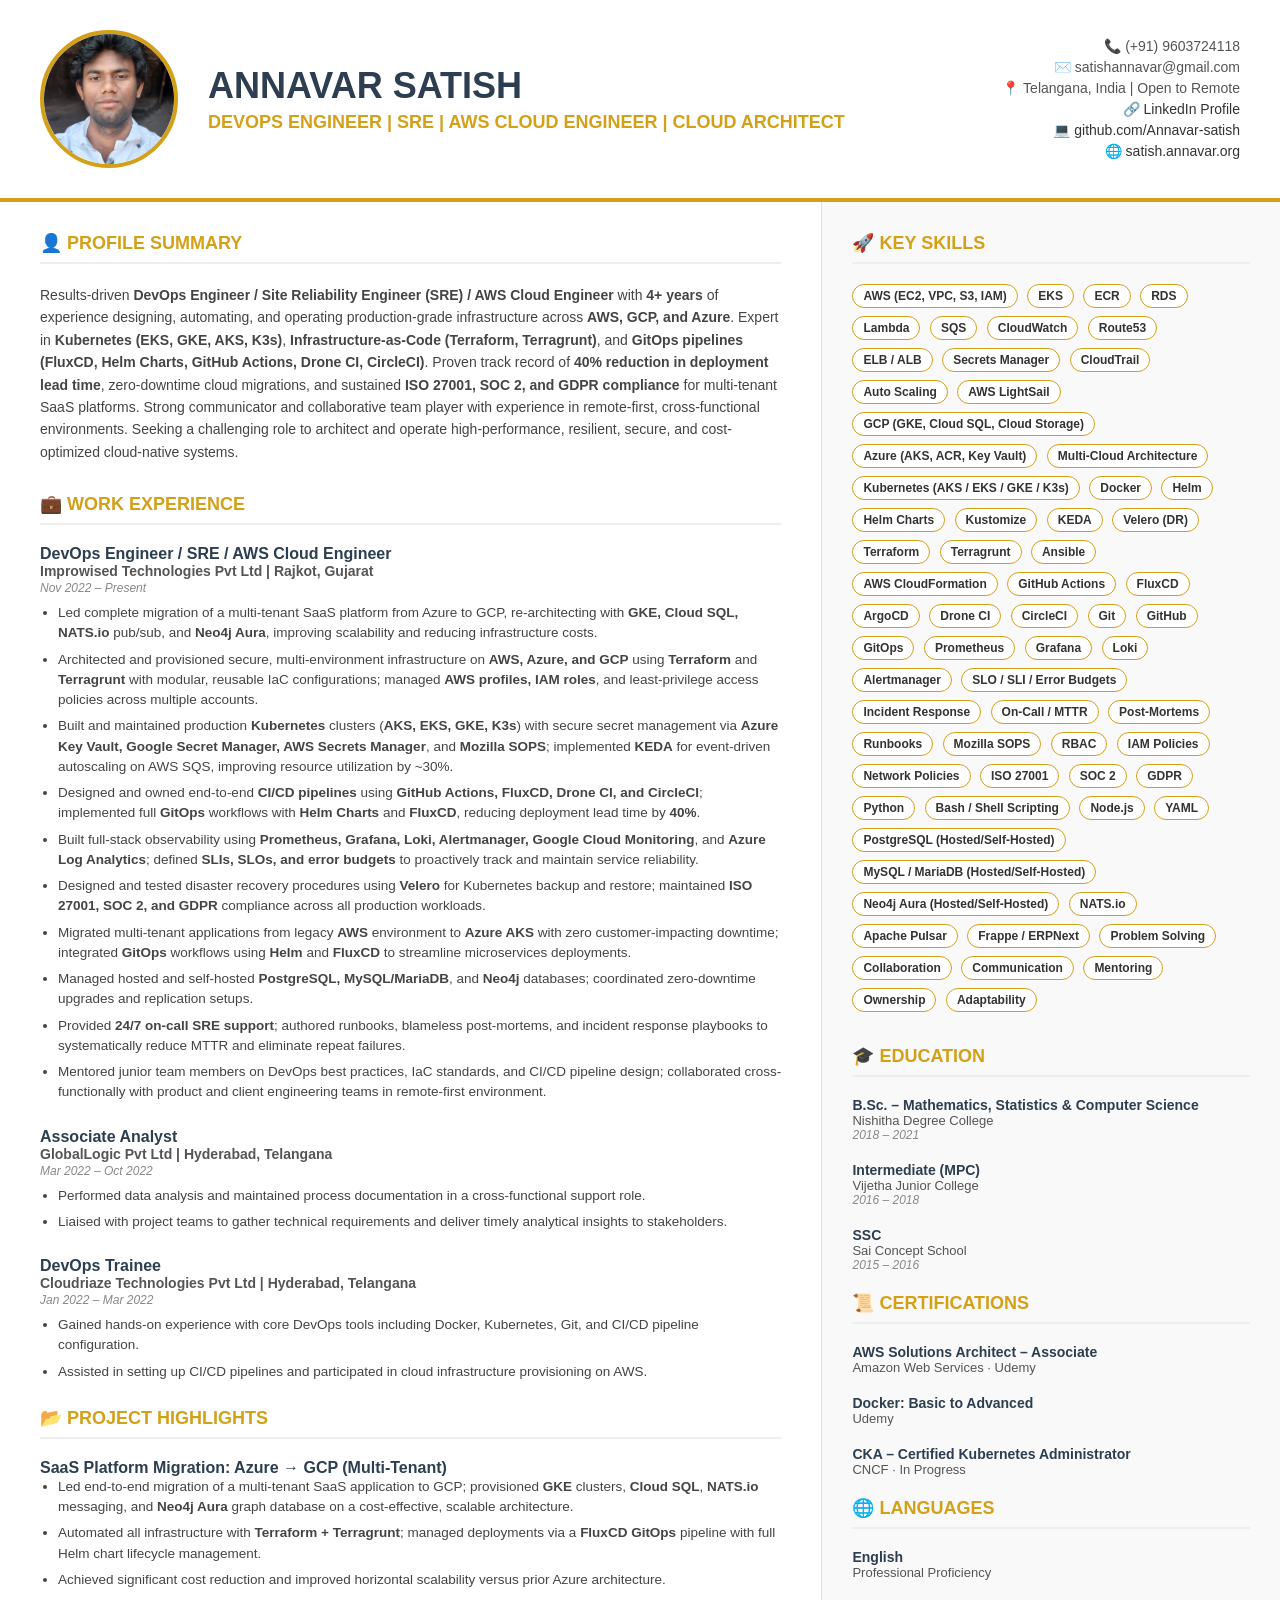
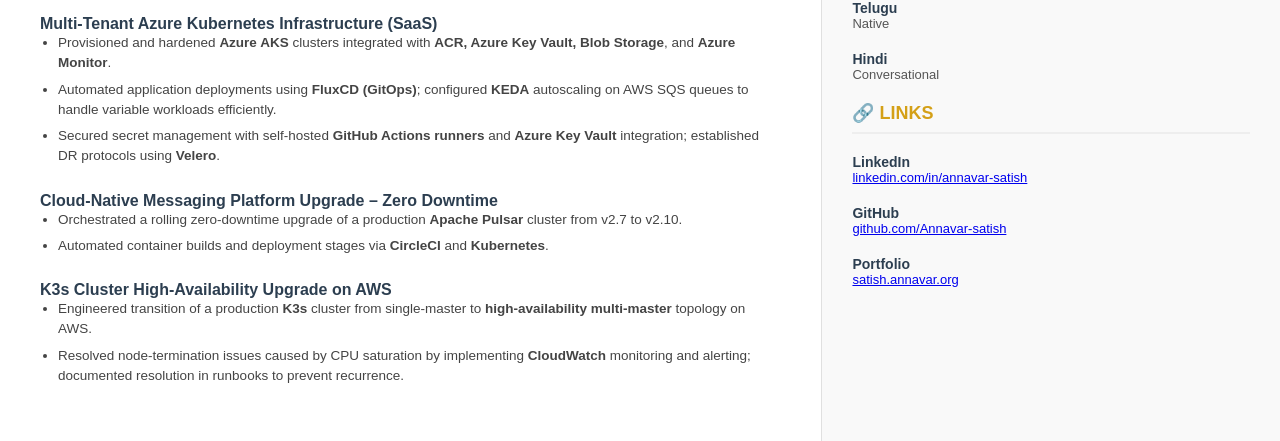
<file: annavar-satish-resume-code.html>
<!DOCTYPE html>
<html lang="en">

<head>
    <meta charset="UTF-8">
    <meta name="viewport" content="width=device-width, initial-scale=1.0">
    <title>Annavar Satish - DevOps Resume</title>
    <style>
        /* CORE SETTINGS */
        body {
            font-family: 'Segoe UI', Tahoma, Geneva, Verdana, sans-serif;
            margin: 0;
            padding: 0;
            background-color: #ffffff;
            color: #333;
            -webkit-print-color-adjust: exact;
            box-sizing: border-box;
        }

        /* HEADER */
        .header {
            padding: 30px 40px;
            background-color: #fff;
            border-bottom: 4px solid #d4a017;
            display: flex;
            /* Keep flex here for the header alignment */
            align-items: center;
        }

        .header-photo {
            width: 130px;
            height: 130px;
            border-radius: 50%;
            overflow: hidden;
            border: 4px solid #d4a017;
            margin-right: 30px;
            background-color: #f0f0f0;
            flex-shrink: 0;
        }

        .header-photo img {
            width: 100%;
            height: 100%;
            object-fit: cover;
        }

        .header-info h1 {
            margin: 0;
            font-size: 36px;
            text-transform: uppercase;
            color: #2c3e50;
        }

        .header-info h2 {
            margin: 5px 0 0;
            font-size: 18px;
            color: #d4a017;
            font-weight: 600;
            text-transform: uppercase;
        }

        .contact-details {
            margin-left: auto;
            text-align: right;
            font-size: 14px;
            line-height: 1.5;
            color: #555;
        }

        .contact-details a {
            color: #333;
            text-decoration: none;
            font-weight: 500;
        }

        /* THE FIX: TABLE LAYOUT FOR PDF COLUMNS 
           This ensures the Right Column background stretches to the bottom of Page 2 automatically.
        */
        .main-table {
            display: table;
            width: 100%;
            border-collapse: collapse;
            table-layout: fixed;
            /* Keeps widths strict */
        }

        .left-column-cell {
            display: table-cell;
            width: 65%;
            vertical-align: top;
            padding: 30px 40px;
            background-color: #fff;
        }

        .right-column-cell {
            display: table-cell;
            width: 35%;
            vertical-align: top;
            padding: 30px;
            background-color: #f9f9f9;
            /* This will now stretch fully */
            border-left: 1px solid #e0e0e0;
        }

        /* CONTENT STYLING */
        h3.section-title {
            font-size: 18px;
            color: #d4a017;
            text-transform: uppercase;
            border-bottom: 2px solid #eee;
            padding-bottom: 8px;
            margin-top: 0;
            /* Important for Page 2 alignment */
            margin-bottom: 20px;
            display: block;
            break-after: avoid;
            /* Keeps header with its content */
        }

        .job-block {
            margin-bottom: 25px;
            break-inside: avoid;
            /* Prevents a job from being cut in half across pages */
        }

        /* Force Project Highlights to start nicely if it hits a page break */
        .project-section {
            margin-top: 20px;
        }

        .job-role {
            font-size: 16px;
            font-weight: bold;
            color: #2c3e50;
        }

        .job-company {
            font-size: 14px;
            font-weight: 600;
            color: #555;
            margin-bottom: 2px;
        }

        .job-date {
            font-size: 12px;
            color: #888;
            font-style: italic;
            margin-bottom: 8px;
        }

        ul {
            margin: 0;
            padding-left: 18px;
        }

        li {
            font-size: 13.5px;
            line-height: 1.5;
            margin-bottom: 6px;
            color: #444;
        }

        /* SKILLS TAGS */
        .skill-tag {
            display: inline-block;
            background: #fff;
            border: 1px solid #d4a017;
            color: #333;
            padding: 4px 10px;
            border-radius: 12px;
            font-size: 12px;
            font-weight: 600;
            margin-right: 5px;
            margin-bottom: 8px;
        }

        .edu-block,
        .cert-block {
            margin-bottom: 20px;
            break-inside: avoid;
        }

        .edu-degree {
            font-weight: bold;
            font-size: 14px;
            color: #2c3e50;
        }

        .edu-school {
            font-size: 13px;
            color: #555;
        }

        /* PRINT CLEANUP */
        @page {
            margin: 0;
            size: auto;
        }
    </style>
</head>

<body>

    <!-- HEADER (Stays at top) -->
    <div class="header">
        <div class="header-photo">
            <img src="photo.jpg" alt="Profile" onerror="this.style.display='none';">
        </div>
        <div class="header-info">
            <h1>Annavar Satish</h1>
            <h2>DevOps Engineer | SRE | AWS Cloud Engineer | Cloud Architect</h2>
        </div>
        <div class="contact-details">
            <div>📞 (+91) 9603724118</div>
            <div>✉️ satishannavar@gmail.com</div>
            <div>📍 Telangana, India | Open to Remote</div>
            <div>🔗 <a href="https://linkedin.com/in/annavar-satish-5b1a64236">LinkedIn Profile</a></div>
            <div>💻 <a href="https://github.com/Annavar-satish">github.com/Annavar-satish</a></div>
            <div>🌐 <a href="https://satish.annavar.org">satish.annavar.org</a></div>
        </div>
    </div>

    <!-- MAIN TABLE LAYOUT -->
    <div class="main-table">

        <!-- LEFT COLUMN -->
        <div class="left-column-cell">

            <h3 class="section-title">👤 Profile Summary</h3>
            <p style="font-size: 14px; line-height: 1.6; color: #444; margin-bottom: 30px;">
                Results-driven <strong>DevOps Engineer / Site Reliability Engineer (SRE) / AWS Cloud Engineer</strong> with <strong>4+ years</strong> of experience designing, automating, and operating production-grade infrastructure across <strong>AWS, GCP, and Azure</strong>. Expert in <strong>Kubernetes (EKS, GKE, AKS, K3s)</strong>, <strong>Infrastructure-as-Code (Terraform, Terragrunt)</strong>, and <strong>GitOps pipelines (FluxCD, Helm Charts, GitHub Actions, Drone CI, CircleCI)</strong>. Proven track record of <strong>40% reduction in deployment lead time</strong>, zero-downtime cloud migrations, and sustained <strong>ISO 27001, SOC 2, and GDPR compliance</strong> for multi-tenant SaaS platforms. Strong communicator and collaborative team player with experience in remote-first, cross-functional environments. Seeking a challenging role to architect and operate high-performance, resilient, secure, and cost-optimized cloud-native systems.
            </p>

            <h3 class="section-title">💼 Work Experience</h3>

            <div class="job-block">
                <div class="job-role">DevOps Engineer / SRE / AWS Cloud Engineer</div>
                <div class="job-company">Improwised Technologies Pvt Ltd | Rajkot, Gujarat</div>
                <div class="job-date">Nov 2022 – Present</div>
                <ul>
                    <li>Led complete migration of a multi-tenant SaaS platform from Azure to GCP, re-architecting with <strong>GKE, Cloud SQL, NATS.io</strong> pub/sub, and <strong>Neo4j Aura</strong>, improving scalability and reducing infrastructure costs.</li>
                    <li>Architected and provisioned secure, multi-environment infrastructure on <strong>AWS, Azure, and GCP</strong> using <strong>Terraform</strong> and <strong>Terragrunt</strong> with modular, reusable IaC configurations; managed <strong>AWS profiles, IAM roles</strong>, and least-privilege access policies across multiple accounts.</li>
                    <li>Built and maintained production <strong>Kubernetes</strong> clusters (<strong>AKS, EKS, GKE, K3s</strong>) with secure secret management via <strong>Azure Key Vault, Google Secret Manager, AWS Secrets Manager</strong>, and <strong>Mozilla SOPS</strong>; implemented <strong>KEDA</strong> for event-driven autoscaling on AWS SQS, improving resource utilization by ~30%.</li>
                    <li>Designed and owned end-to-end <strong>CI/CD pipelines</strong> using <strong>GitHub Actions, FluxCD, Drone CI, and CircleCI</strong>; implemented full <strong>GitOps</strong> workflows with <strong>Helm Charts</strong> and <strong>FluxCD</strong>, reducing deployment lead time by <strong>40%</strong>.</li>
                    <li>Built full-stack observability using <strong>Prometheus, Grafana, Loki, Alertmanager, Google Cloud Monitoring</strong>, and <strong>Azure Log Analytics</strong>; defined <strong>SLIs, SLOs, and error budgets</strong> to proactively track and maintain service reliability.</li>
                    <li>Designed and tested disaster recovery procedures using <strong>Velero</strong> for Kubernetes backup and restore; maintained <strong>ISO 27001, SOC 2, and GDPR</strong> compliance across all production workloads.</li>
                    <li>Migrated multi-tenant applications from legacy <strong>AWS</strong> environment to <strong>Azure AKS</strong> with zero customer-impacting downtime; integrated <strong>GitOps</strong> workflows using <strong>Helm</strong> and <strong>FluxCD</strong> to streamline microservices deployments.</li>
                    <li>Managed hosted and self-hosted <strong>PostgreSQL, MySQL/MariaDB</strong>, and <strong>Neo4j</strong> databases; coordinated zero-downtime upgrades and replication setups.</li>
                    <li>Provided <strong>24/7 on-call SRE support</strong>; authored runbooks, blameless post-mortems, and incident response playbooks to systematically reduce MTTR and eliminate repeat failures.</li>
                    <li>Mentored junior team members on DevOps best practices, IaC standards, and CI/CD pipeline design; collaborated cross-functionally with product and client engineering teams in remote-first environment.</li>
                </ul>
            </div>

            <div class="job-block">
                <div class="job-role">Associate Analyst</div>
                <div class="job-company">GlobalLogic Pvt Ltd | Hyderabad, Telangana</div>
                <div class="job-date">Mar 2022 – Oct 2022</div>
                <ul>
                    <li>Performed data analysis and maintained process documentation in a cross-functional support role.</li>
                    <li>Liaised with project teams to gather technical requirements and deliver timely analytical insights to stakeholders.</li>
                </ul>
            </div>

            <div class="job-block">
                <div class="job-role">DevOps Trainee</div>
                <div class="job-company">Cloudriaze Technologies Pvt Ltd | Hyderabad, Telangana</div>
                <div class="job-date">Jan 2022 – Mar 2022</div>
                <ul>
                    <li>Gained hands-on experience with core DevOps tools including Docker, Kubernetes, Git, and CI/CD pipeline configuration.</li>
                    <li>Assisted in setting up CI/CD pipelines and participated in cloud infrastructure provisioning on AWS.</li>
                </ul>
            </div>

            <!-- This section will now flow naturally to Page 2 if needed without alignment bugs -->
            <div class="project-section">
                <h3 class="section-title">📂 Project Highlights</h3>

                <div class="job-block">
                    <div class="job-role">SaaS Platform Migration: Azure → GCP (Multi-Tenant)</div>
                    <ul>
                        <li>Led end-to-end migration of a multi-tenant SaaS application to GCP; provisioned <strong>GKE</strong> clusters, <strong>Cloud SQL</strong>, <strong>NATS.io</strong> messaging, and <strong>Neo4j Aura</strong> graph database on a cost-effective, scalable architecture.</li>
                        <li>Automated all infrastructure with <strong>Terraform + Terragrunt</strong>; managed deployments via a <strong>FluxCD GitOps</strong> pipeline with full Helm chart lifecycle management.</li>
                        <li>Achieved significant cost reduction and improved horizontal scalability versus prior Azure architecture.</li>
                    </ul>
                </div>

                <div class="job-block">
                    <div class="job-role">Multi-Tenant Azure Kubernetes Infrastructure (SaaS)</div>
                    <ul>
                        <li>Provisioned and hardened <strong>Azure AKS</strong> clusters integrated with <strong>ACR, Azure Key Vault, Blob Storage</strong>, and <strong>Azure Monitor</strong>.</li>
                        <li>Automated application deployments using <strong>FluxCD (GitOps)</strong>; configured <strong>KEDA</strong> autoscaling on AWS SQS queues to handle variable workloads efficiently.</li>
                        <li>Secured secret management with self-hosted <strong>GitHub Actions runners</strong> and <strong>Azure Key Vault</strong> integration; established DR protocols using <strong>Velero</strong>.</li>
                    </ul>
                </div>

                <div class="job-block">
                    <div class="job-role">Cloud-Native Messaging Platform Upgrade – Zero Downtime</div>
                    <ul>
                        <li>Orchestrated a rolling zero-downtime upgrade of a production <strong>Apache Pulsar</strong> cluster from v2.7 to v2.10.</li>
                        <li>Automated container builds and deployment stages via <strong>CircleCI</strong> and <strong>Kubernetes</strong>.</li>
                    </ul>
                </div>

                <div class="job-block">
                    <div class="job-role">K3s Cluster High-Availability Upgrade on AWS</div>
                    <ul>
                        <li>Engineered transition of a production <strong>K3s</strong> cluster from single-master to <strong>high-availability multi-master</strong> topology on AWS.</li>
                        <li>Resolved node-termination issues caused by CPU saturation by implementing <strong>CloudWatch</strong> monitoring and alerting; documented resolution in runbooks to prevent recurrence.</li>
                    </ul>
                </div>
            </div>

        </div>

        <!-- RIGHT COLUMN -->
        <div class="right-column-cell">

            <h3 class="section-title">🚀 Key Skills</h3>
            <div style="margin-bottom: 25px;">
                <span class="skill-tag">AWS (EC2, VPC, S3, IAM)</span>
                <span class="skill-tag">EKS</span>
                <span class="skill-tag">ECR</span>
                <span class="skill-tag">RDS</span>
                <span class="skill-tag">Lambda</span>
                <span class="skill-tag">SQS</span>
                <span class="skill-tag">CloudWatch</span>
                <span class="skill-tag">Route53</span>
                <span class="skill-tag">ELB / ALB</span>
                <span class="skill-tag">Secrets Manager</span>
                <span class="skill-tag">CloudTrail</span>
                <span class="skill-tag">Auto Scaling</span>
                <span class="skill-tag">AWS LightSail</span>
                <span class="skill-tag">GCP (GKE, Cloud SQL, Cloud Storage)</span>
                <span class="skill-tag">Azure (AKS, ACR, Key Vault)</span>
                <span class="skill-tag">Multi-Cloud Architecture</span>
                <span class="skill-tag">Kubernetes (AKS / EKS / GKE / K3s)</span>
                <span class="skill-tag">Docker</span>
                <span class="skill-tag">Helm</span>
                <span class="skill-tag">Helm Charts</span>
                <span class="skill-tag">Kustomize</span>
                <span class="skill-tag">KEDA</span>
                <span class="skill-tag">Velero (DR)</span>
                <span class="skill-tag">Terraform</span>
                <span class="skill-tag">Terragrunt</span>
                <span class="skill-tag">Ansible</span>
                <span class="skill-tag">AWS CloudFormation</span>
                <span class="skill-tag">GitHub Actions</span>
                <span class="skill-tag">FluxCD</span>
                <span class="skill-tag">ArgoCD</span>
                <span class="skill-tag">Drone CI</span>
                <span class="skill-tag">CircleCI</span>
                <span class="skill-tag">Git</span>
                <span class="skill-tag">GitHub</span>
                <span class="skill-tag">GitOps</span>
                <span class="skill-tag">Prometheus</span>
                <span class="skill-tag">Grafana</span>
                <span class="skill-tag">Loki</span>
                <span class="skill-tag">Alertmanager</span>
                <span class="skill-tag">SLO / SLI / Error Budgets</span>
                <span class="skill-tag">Incident Response</span>
                <span class="skill-tag">On-Call / MTTR</span>
                <span class="skill-tag">Post-Mortems</span>
                <span class="skill-tag">Runbooks</span>
                <span class="skill-tag">Mozilla SOPS</span>
                <span class="skill-tag">RBAC</span>
                <span class="skill-tag">IAM Policies</span>
                <span class="skill-tag">Network Policies</span>
                <span class="skill-tag">ISO 27001</span>
                <span class="skill-tag">SOC 2</span>
                <span class="skill-tag">GDPR</span>
                <span class="skill-tag">Python</span>
                <span class="skill-tag">Bash / Shell Scripting</span>
                <span class="skill-tag">Node.js</span>
                <span class="skill-tag">YAML</span>
                <span class="skill-tag">PostgreSQL (Hosted/Self-Hosted)</span>
                <span class="skill-tag">MySQL / MariaDB (Hosted/Self-Hosted)</span>
                <span class="skill-tag">Neo4j Aura (Hosted/Self-Hosted)</span>
                <span class="skill-tag">NATS.io</span>
                <span class="skill-tag">Apache Pulsar</span>
                <span class="skill-tag">Frappe / ERPNext</span>
                <span class="skill-tag">Problem Solving</span>
                <span class="skill-tag">Collaboration</span>
                <span class="skill-tag">Communication</span>
                <span class="skill-tag">Mentoring</span>
                <span class="skill-tag">Ownership</span>
                <span class="skill-tag">Adaptability</span>
            </div>

            <h3 class="section-title">🎓 Education</h3>
            <div class="edu-block">
                <div class="edu-degree">B.Sc. – Mathematics, Statistics & Computer Science</div>
                <div class="edu-school">Nishitha Degree College</div>
                <div class="job-date">2018 – 2021</div>
            </div>
            <div class="edu-block">
                <div class="edu-degree">Intermediate (MPC)</div>
                <div class="edu-school">Vijetha Junior College</div>
                <div class="job-date">2016 – 2018</div>
            </div>
            <div class="edu-block">
                <div class="edu-degree">SSC</div>
                <div class="edu-school">Sai Concept School</div>
                <div class="job-date">2015 – 2016</div>
            </div>

            <h3 class="section-title">📜 Certifications</h3>
            <div class="cert-block">
                <div class="edu-degree">AWS Solutions Architect – Associate</div>
                <div class="edu-school">Amazon Web Services · Udemy</div>
            </div>
            <div class="cert-block">
                <div class="edu-degree">Docker: Basic to Advanced</div>
                <div class="edu-school">Udemy</div>
            </div>
            <div class="cert-block">
                <div class="edu-degree">CKA – Certified Kubernetes Administrator</div>
                <div class="edu-school">CNCF · In Progress</div>
            </div>

            <h3 class="section-title">🌐 Languages</h3>
            <div class="cert-block">
                <div class="edu-degree">English</div>
                <div class="edu-school">Professional Proficiency</div>
            </div>
            <div class="cert-block">
                <div class="edu-degree">Telugu</div>
                <div class="edu-school">Native</div>
            </div>
            <div class="cert-block">
                <div class="edu-degree">Hindi</div>
                <div class="edu-school">Conversational</div>
            </div>

            <h3 class="section-title">🔗 Links</h3>
            <div class="cert-block">
                <div class="edu-degree">LinkedIn</div>
                <div class="edu-school"><a href="https://linkedin.com/in/annavar-satish-5b1a64236">linkedin.com/in/annavar-satish</a></div>
            </div>
            <div class="cert-block">
                <div class="edu-degree">GitHub</div>
                <div class="edu-school"><a href="https://github.com/Annavar-satish">github.com/Annavar-satish</a></div>
            </div>
            <div class="cert-block">
                <div class="edu-degree">Portfolio</div>
                <div class="edu-school"><a href="https://satish.annavar.org">satish.annavar.org</a></div>
            </div>

            <!-- Spacer to ensure gray bar goes down if left side is longer -->
            <div style="height: 100px;"></div>

        </div>
    </div>

</body>

</html>
</file>
